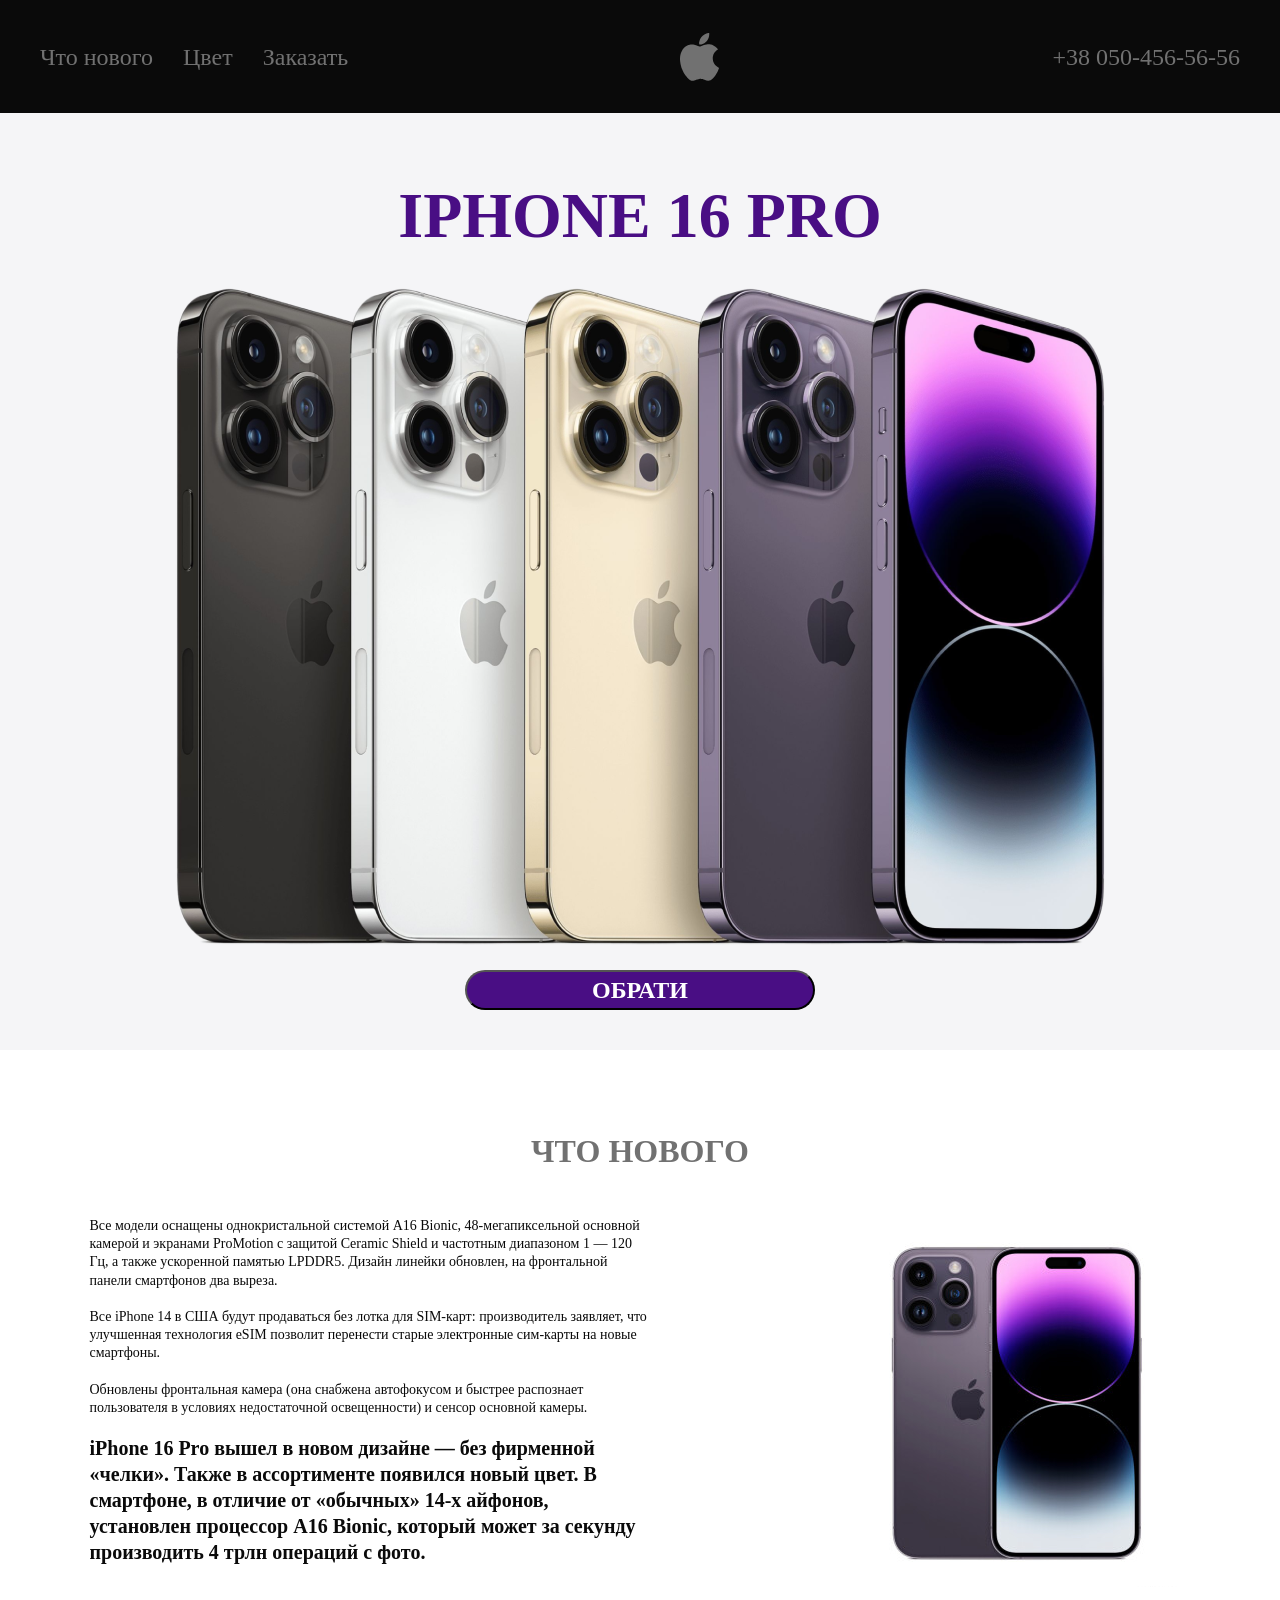
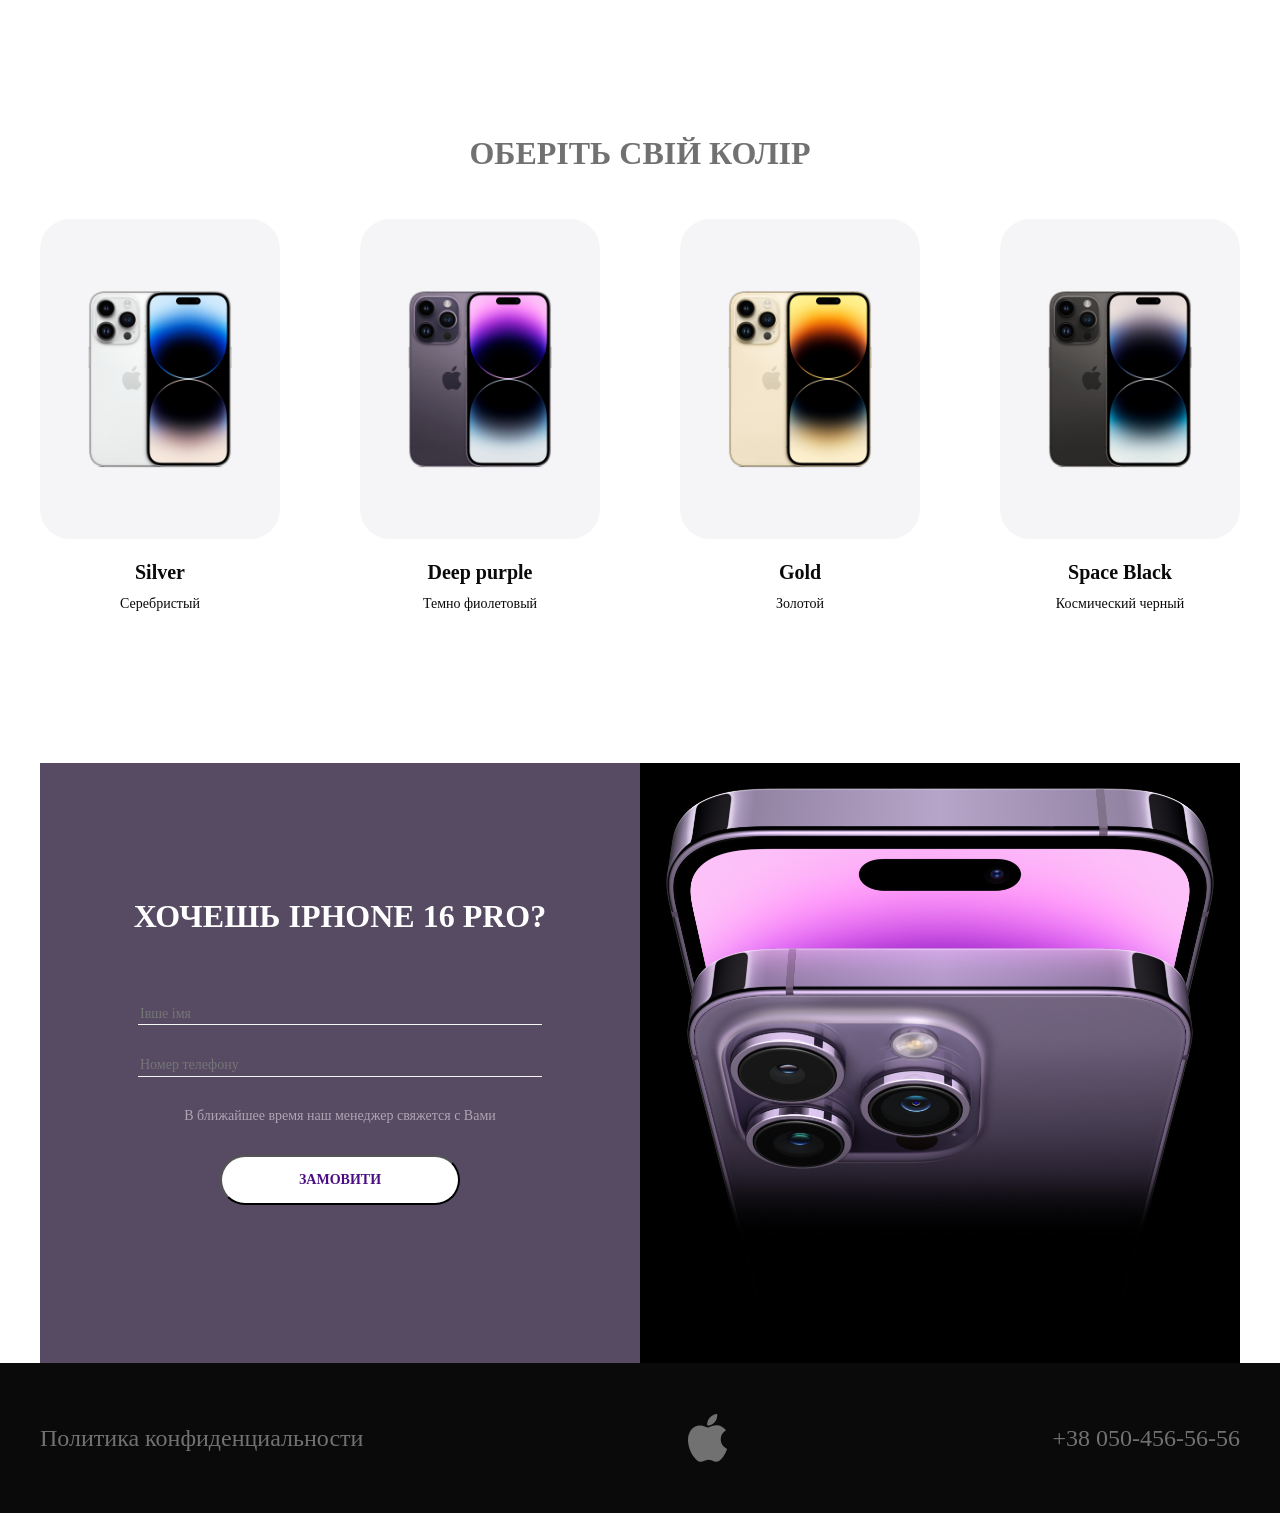
<file: index.html>
<!DOCTYPE html>
<html lang="en">

<head>
    <meta charset="UTF-8">
    <meta name="viewport" content="width=device-width, initial-scale=1.0">
    <title>Apple</title>
    <link rel="stylesheet" href="css/reset.css">
    <link rel="stylesheet" href="css/styleST.css">
    <link rel="stylesheet" href="css/media.css">
</head>

<body>

   
    <header>
        <div class="container">
            <nav class="nav">
                <ul>
                    <li><a href="#">Что нового</a></li>
                    <li><a href="#">Цвет</a></li>
                    <li><a href="#">Заказать</a></li>
                </ul>
                <img class="logo" src="img/Group.svg" alt="img">

                <a href="tel:+380504565656">+38 050-456-56-56</a>

            </nav>
        </div>
    </header>

  
    <section class="promo">
        <div class="container">
            <div class="promo-box">
                <h1>IPHONE 16 PRO</h1>
                <img src="img/iphone_14_pro_finish_unselect_gallery_1_202209_GEO_US_removebg.png" alt="main-photo">
                <button>ОБРАТИ</button>
            </div>

        </div>
    </section>

   
    <section class="sec-2">

        <div class="main-h2">
            <h2>ЧТО НОВОГО</h2>
        </div>

        <div class="container-2">

            <div class="container-2-1">

                <p>Все модели оснащены однокристальной системой A16 Bionic, 48-мегапиксельной основной камерой и
                    экранами
                    ProMotion с
                    защитой Ceramic Shield и частотным диапазоном 1 — 120 Гц, а также ускоренной памятью LPDDR5. Дизайн
                    линейки обновлен, на
                    фронтальной панели смартфонов два выреза.</p> <br>
                <p>Все iPhone 14 в США будут продаваться без лотка для SIM-карт: производитель заявляет, что улучшенная
                    технология eSIM
                    позволит перенести старые электронные сим-карты на новые смартфоны.</p> <br>
                <p>Обновлены фронтальная камера (она снабжена автофокусом и быстрее распознает пользователя в условиях
                    недостаточной
                    освещенности) и сенсор основной камеры.
                </p> <br>
                <p id="par">iPhone 16 Pro вышел в новом дизайне — без фирменной «челки». Также в ассортименте появился
                    новый
                    цвет. В смартфоне, в
                    отличие от «обычных» 14-х айфонов, установлен процессор A16 Bionic, который может за секунду
                    производить 4 трлн операций
                    с фото.</p>
            </div>

            <img class="img-2" src="img/Apple-iPhone-14-Pro-Max 1.svg" alt="iphone">

        </div>
    </section>

<section>
        <div id="main-h02" class="main-h2">
            <h2>ОБЕРІТЬ СВІЙ КОЛІР</h2>
        </div>

        <div class="prise">


            <div class="iphone-card">
                <img src="img/silver 1.svg" alt="iphone">
                <h5>Silver</h5>
                <p>Серебристый</p>

            </div>

            <div class="iphone-card">
                <img src="img/purple.svg" alt="iphone">
                <h5>Deep purple</h5>
                <p>Темно фиолетовый</p>

            </div>

            <div class="iphone-card">
                <img src="img/голд.svg" alt="iphone">
                <h5>Gold</h5>
                <p>Золотой</p>

            </div>

            <div class="iphone-card">
                <img id="iphons-list" src="img/black.svg" alt="iphone">
                <h5>Space Black</h5>
                <p>Космический черный</p>
            </div>
        </div>
    </section>



    <section>

        <div class="contakt-main">

            <div class="main-form">

                <div class="form">
                    <h4>ХОЧЕШЬ IPHONE 16 PRO?</h4>
                    <input type="text" name="username" placeholder="Івше імя">
                    <input id="inp-2" type="text" name="number" placeholder="Номер телефону">
                    <p>В ближайшее время наш менеджер свяжется с Вами</p>
                    <button>ЗАМОВИТИ</button>
                </div>

            </div>

            <img src="img/hero_endframe__cvklg0xk3w6e_large 1.svg" alt="iphone">

        </div>
    </section>

 <footer>
        <div class="footer-1">
            <a href="#">Политика конфиденциальности</a>
            <img src="img/Group.svg" alt="apple">
            <a href="tel:+38 050-456-56-56">+38 050-456-56-56</a>
        </div>
    </footer>


</body>

</html>
</file>
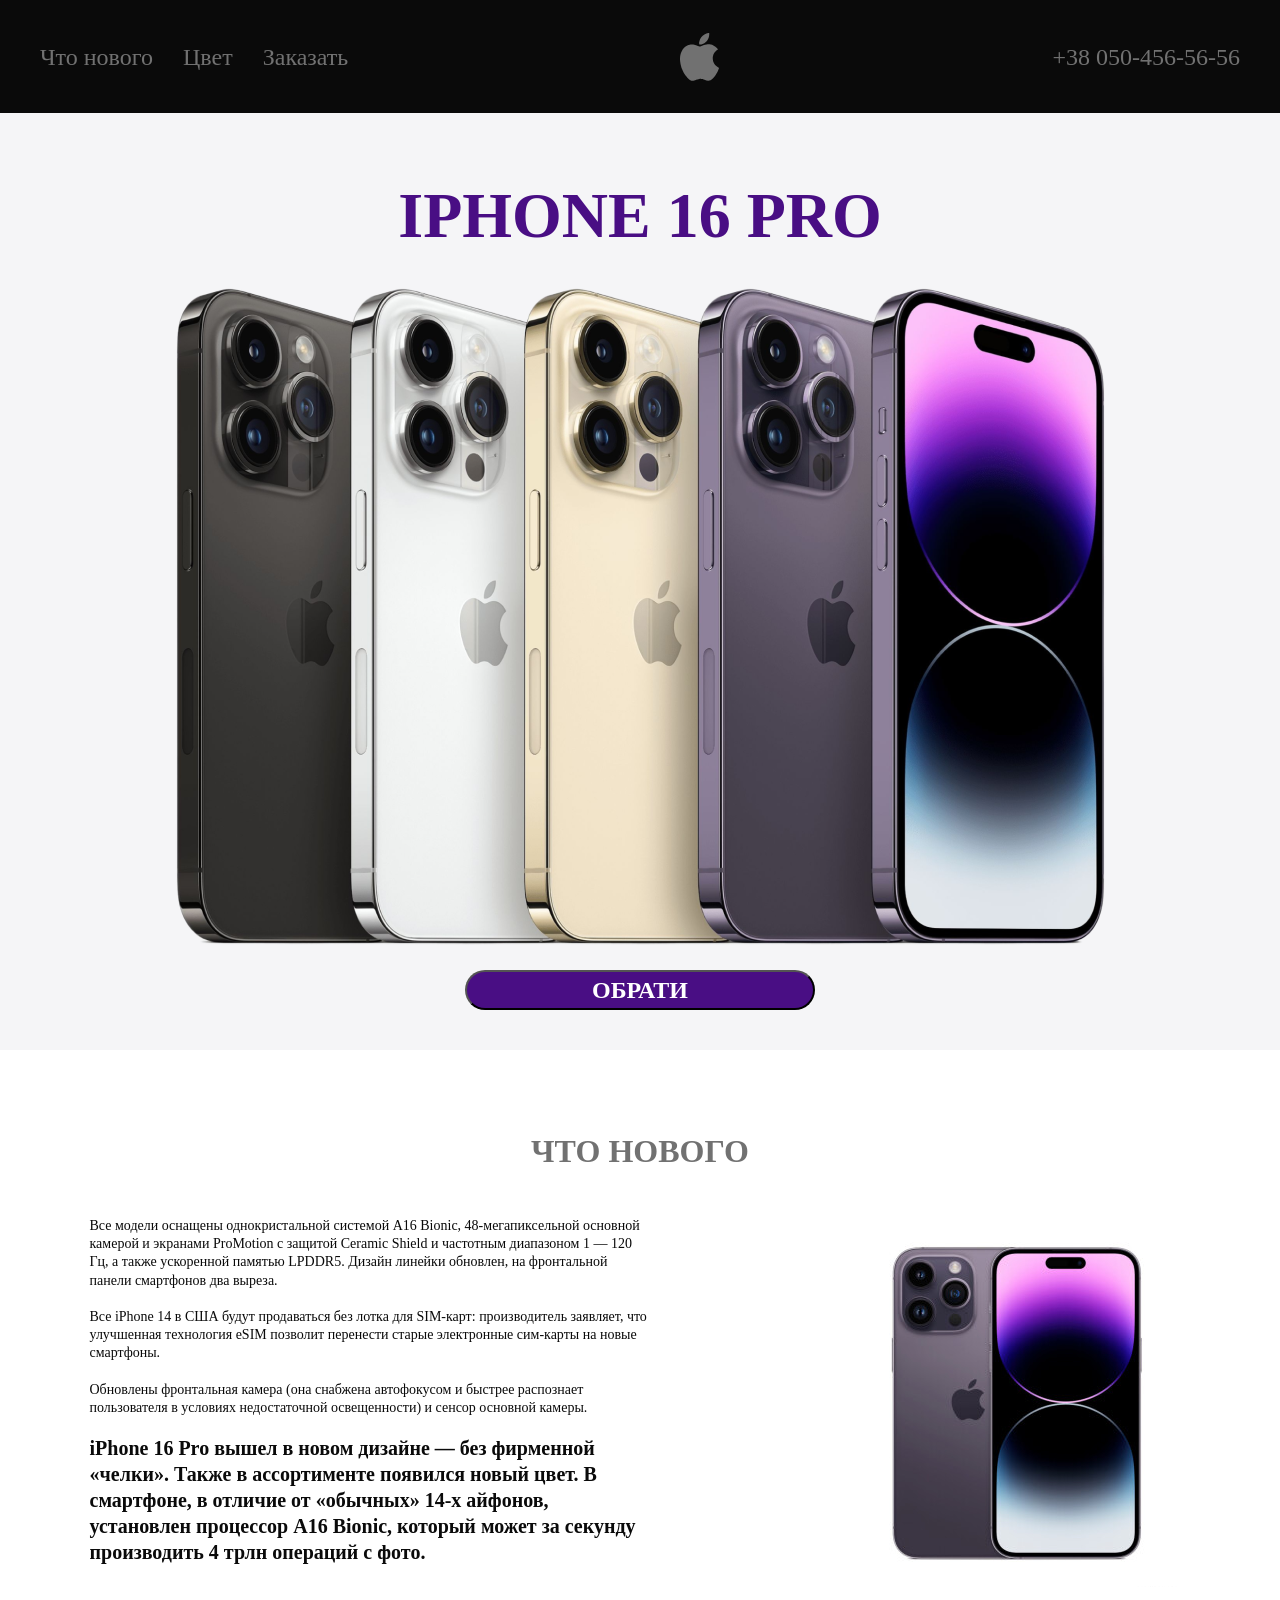
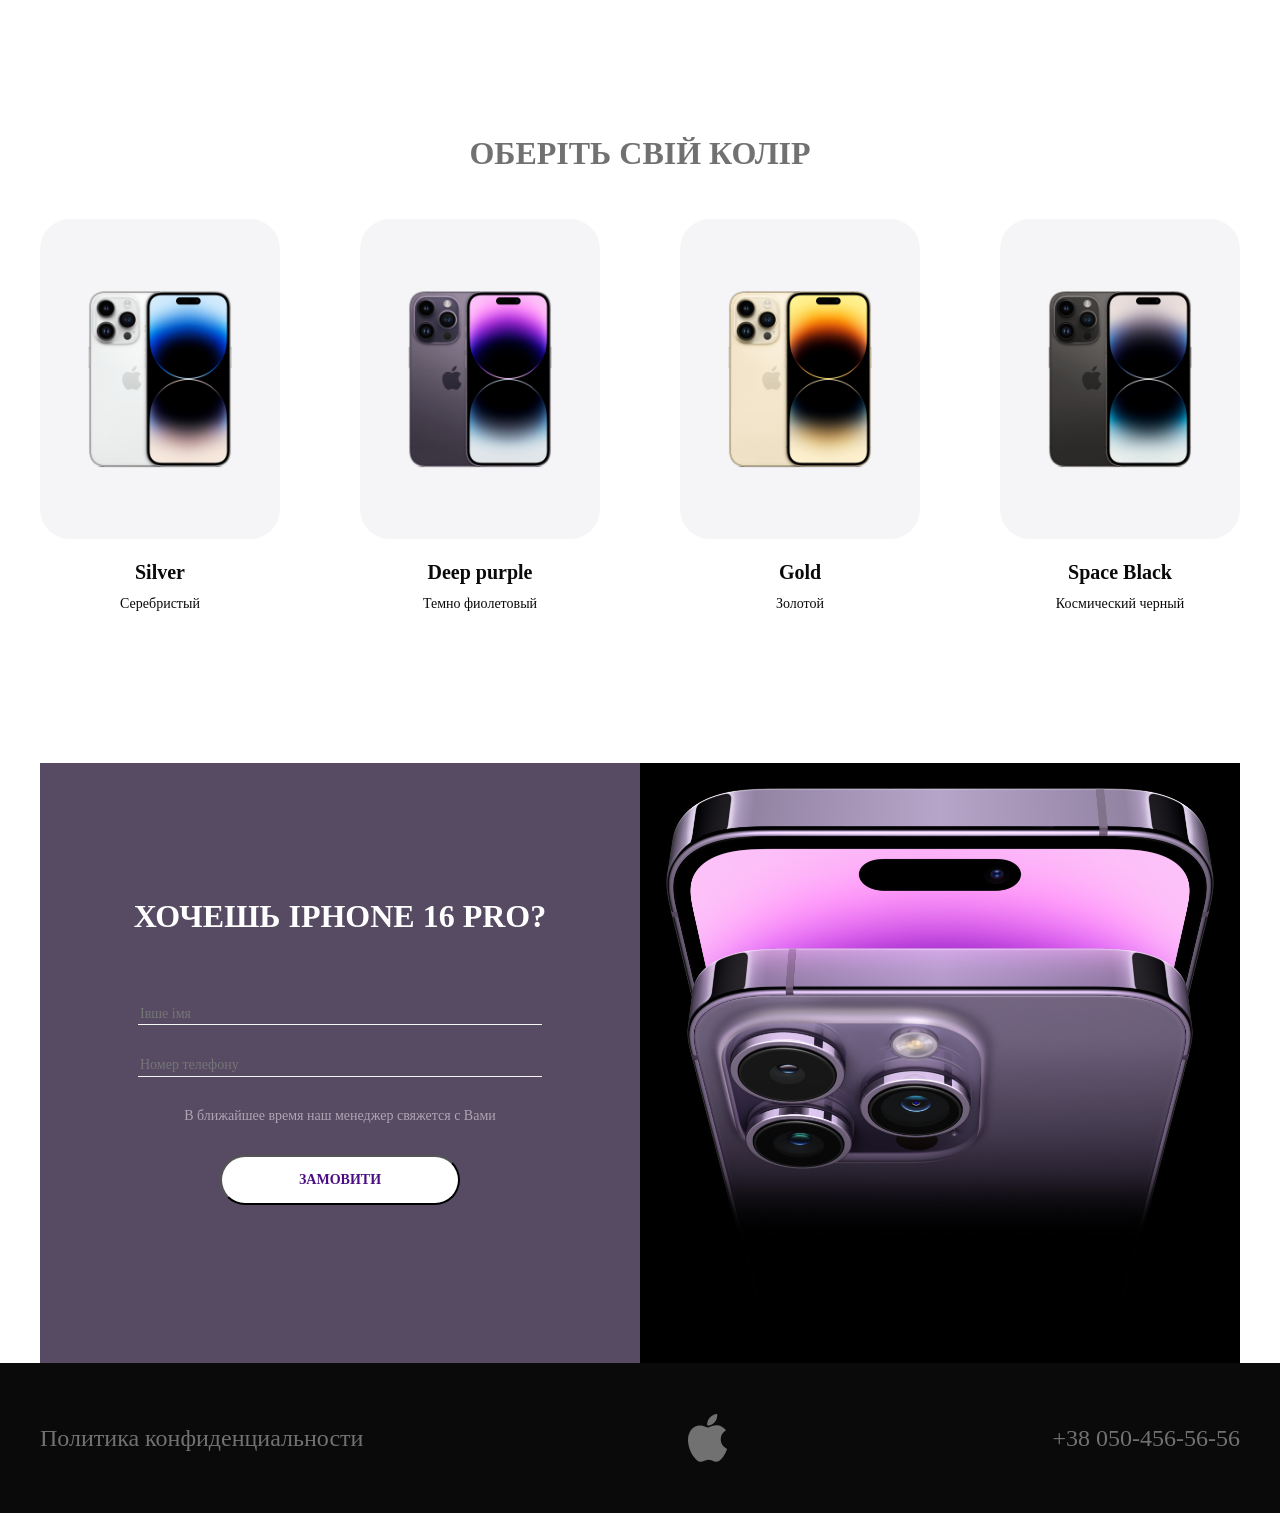
<file: index.st.html>
<!DOCTYPE html>
<html lang="en">

<head>
    <meta charset="UTF-8">
    <meta name="viewport" content="width=device-width, initial-scale=1.0">
    <title>Document</title>
    <link rel="stylesheet" href="css/reset.css">
    <link rel="stylesheet" href="css/styleST.css">
    <link rel="stylesheet" href="css/media.css">
</head>

<body>

   
    <header>
        <div class="container">
            <nav class="nav">
                <ul>
                    <li><a href="#">Что нового</a></li>
                    <li><a href="#">Цвет</a></li>
                    <li><a href="#">Заказать</a></li>
                </ul>
                <img class="logo" src="img/Group.svg" alt="img">

                <a href="tel:+380504565656">+38 050-456-56-56</a>

            </nav>
        </div>
    </header>

  
    <section class="promo">
        <div class="container">
            <div class="promo-box">
                <h1>IPHONE 16 PRO</h1>
                <img src="img/iphone_14_pro_finish_unselect_gallery_1_202209_GEO_US_removebg.png" alt="main-photo">
                <button>ОБРАТИ</button>
            </div>

        </div>
    </section>

   
    <section class="sec-2">

        <div class="main-h2">
            <h2>ЧТО НОВОГО</h2>
        </div>

        <div class="container-2">

            <div class="container-2-1">

                <p>Все модели оснащены однокристальной системой A16 Bionic, 48-мегапиксельной основной камерой и
                    экранами
                    ProMotion с
                    защитой Ceramic Shield и частотным диапазоном 1 — 120 Гц, а также ускоренной памятью LPDDR5. Дизайн
                    линейки обновлен, на
                    фронтальной панели смартфонов два выреза.</p> <br>
                <p>Все iPhone 14 в США будут продаваться без лотка для SIM-карт: производитель заявляет, что улучшенная
                    технология eSIM
                    позволит перенести старые электронные сим-карты на новые смартфоны.</p> <br>
                <p>Обновлены фронтальная камера (она снабжена автофокусом и быстрее распознает пользователя в условиях
                    недостаточной
                    освещенности) и сенсор основной камеры.
                </p> <br>
                <p id="par">iPhone 16 Pro вышел в новом дизайне — без фирменной «челки». Также в ассортименте появился
                    новый
                    цвет. В смартфоне, в
                    отличие от «обычных» 14-х айфонов, установлен процессор A16 Bionic, который может за секунду
                    производить 4 трлн операций
                    с фото.</p>
            </div>

            <img class="img-2" src="img/Apple-iPhone-14-Pro-Max 1.svg" alt="iphone">

        </div>
    </section>

<section>
        <div id="main-h02" class="main-h2">
            <h2>ОБЕРІТЬ СВІЙ КОЛІР</h2>
        </div>

        <div class="prise">


            <div class="iphone-card">
                <img src="img/silver 1.svg" alt="iphone">
                <h5>Silver</h5>
                <p>Серебристый</p>

            </div>

            <div class="iphone-card">
                <img src="img/purple.svg" alt="iphone">
                <h5>Deep purple</h5>
                <p>Темно фиолетовый</p>

            </div>

            <div class="iphone-card">
                <img src="img/голд.svg" alt="iphone">
                <h5>Gold</h5>
                <p>Золотой</p>

            </div>

            <div class="iphone-card">
                <img id="iphons-list" src="img/black.svg" alt="iphone">
                <h5>Space Black</h5>
                <p>Космический черный</p>
            </div>
        </div>
    </section>



    <section>

        <div class="contakt-main">

            <div class="main-form">

                <div class="form">
                    <h4>ХОЧЕШЬ IPHONE 16 PRO?</h4>
                    <input type="text" name="username" placeholder="Івше імя">
                    <input id="inp-2" type="text" name="number" placeholder="Номер телефону">
                    <p>В ближайшее время наш менеджер свяжется с Вами</p>
                    <button>ЗАМОВИТИ</button>
                </div>

            </div>

            <img src="img/hero_endframe__cvklg0xk3w6e_large 1.svg" alt="iphone">

        </div>
    </section>

 <footer>
        <div class="footer-1">
            <a href="#">Политика конфиденциальности</a>
            <img src="img/Group.svg" alt="apple">
            <a href="tel:+38 050-456-56-56">+38 050-456-56-56</a>
        </div>
    </footer>


</body>

</html>
</file>
<file: css/styleST.css>
/* Загальні значення */


/* Навігаційна панель */

header {
    background-color: #0a0a0a;
}

.container {
    max-width: 1200px;
    /* для адаптації */

    margin: 0 auto;
}

.nav {
    display: flex;
    justify-content: space-between;
    align-items: center;

    padding-top: 33px;
    padding-bottom: 32px;

}

.nav > ul {
    display: flex;
    gap: 30px;

}

.nav > ul > li > a {
    text-decoration: none;
    color: #717171;

    font-family: var(--third-family);
        font-weight: 400;
        font-size: 24px;
}

.nav > a {
    font-family: var(--third-family);
        font-weight: 400;
        font-size: 24px;
        color: #717171;

        text-decoration: none;
}

.nav > img {
    display: block;
    width: 40px;
    height: 48px;
}


/* Секція 1 */

.promo {
background-color: #F5F5F7;
}

.promo-box {
    display: flex;
    flex-direction: column;
    align-items: center;
    

    padding: 71px 0px 40px 0px;
}

.promo-box > img {
    max-width: 937px;
    max-height: 657px;

    margin-top: 40px;
}

.promo-box > h1 {
    font-family: var(--third-family);
        font-weight: 700;
        font-size: 64px;
        color: #490e84;

}

.promo-box > button {
    width: 350px;
    height: 40px;

    background-color: #490e84;
    border-radius: 30px;
    margin-top: 25px;

    font-family: var(--third-family);
        font-weight: 700;
        font-size: 24px;
        color: #fff;
}


/* Секція 2 */

.container-2 {
    display: flex;
    /* justify-content: space-between; */

    margin: 0px auto;
    max-width: 1101px;
    /* max-height: 533px; */
}

.container-2-1{
    font-family: var(--third-family);
        font-weight: 400;
        font-size: 14px;
        line-height: 130%;
        color: #0a0a0a;
}

#par {
font-family: var(--third-family);
    font-weight: 700;
    font-size: 20px;
    line-height: 130%;
    color: #0a0a0a;
}


.img-2 {
    display: block;
    margin-left: 190px;

    max-width: 350px;
}


/* Загальні значення 2-х для заголовків */
.main-h2 {
    display: block;
    text-align: center;
    margin: 85px 0px 50px 0px;


    font-family: var(--third-family);
        font-weight: 700;
        font-size: 32px;
        color: #717171;

}

#main-h02 {
    margin-top: 150px;
}

/* Секція 3 */

.prise {
    max-width: 1200px;
    display: flex;
    justify-content: space-between;
    margin: 0 auto;
}

.iphone-card {
    display: flex;
    flex-direction: column;
    align-items: center;
}

.img {
    max-width: 240px;

    /* display block обовязково має бути? */
    display: block;
}

.iphone-card h5 {
    font-family: var(--third-family);
    font-weight: 700;
    font-size: 20px;
    line-height: 130%;
    color: #0a0a0a;
    
    margin: 20px 0px 10px 0px;
}

.iphone-card p {
        font-family: var(--third-family);
        font-weight: 400;
        font-size: 14px;
        line-height: 130%;
        color: #0a0a0a;
}

/* Секція 4 */

.contakt-main {
    margin: 150px auto 0px;
    max-width: 1200px;

    display: flex;
}

.main-form {
    width: 600px;
    height: 600px;
    background-color: #574b63;

}

.form {
    display: flex;
    flex-direction: column;
    align-items: center;
}

.form h4 {
    font-family: var(--third-family);
        font-weight: 700;
        font-size: 32px;
        color: #fff;

        margin: 137px 0px 72px 0px;
}

.form input {
    

    width: 400px;
    border-style: none;
    border-bottom: 1px solid #f5f5f5;

    background-color: transparent;
    
    font-family: var(--third-family);
        font-weight: 400;
        font-size: 14px;
        line-height: 130%;
        color: #fff;
}

#inp-2 {
    margin-top: 30px;
}

.form p {
    font-family: var(--third-family);
        font-weight: 400;
        font-size: 14px;
        line-height: 130%;
        color: #fff;
        opacity: 0.5;

        margin-top: 30px;
}

.form button {
    border-radius: 30px;
    width: 240px;
    height: 50px;

    margin-top: 30px;

    background-color: #fff;
    color: #490e84;
    font-family: var(--third-family);
        font-weight: 700;
        font-size: 14px;
        line-height: 130%;
}

/* Секція 5 */

footer {
    background-color: #0a0a0a;
}

.footer-1 {
    margin: 0 auto;
    display: flex;
    justify-content: space-between;
    align-items: center;

    width: 1200px;
        height: 150px;
}

.footer-1 > a {
    text-decoration: none;
        color: #717171;
    
        font-family: var(--third-family);
        font-weight: 400;
        font-size: 24px;
}
</file>
<file: css/media.css>
@media (max-width: 1040px) {
  .nav {
    justify-content: space-around;
  }

  .container-2 {
    padding-left: 30px;
  }

  .prise {
    justify-content: space-around;
  }

  .contakt-main > img {
    max-width: 500px;
  }

  .main-form {
    padding: 0 20px;
    height: auto;
  }

  .form > h4 {
    font-size: 24px;
    margin: 137px 0px 40px 0px;
  }

  .footer-1 {
    max-width: 100%;
    justify-content: space-around;
  }
}

@media (max-width: 768px) {
  .nav > ul > li > a {
    font-size: 20px;
  }

  .nav > a {
    font-size: 20px;
  }

  .nav > img {
    max-width: 32px;
  }

  .nav > ul > li {
    font-size: 20px;
  }

  .promo-box > h1 {
    font-size: 44px;
  }

  .promo-box > img {
    max-width: 90%;
    height: auto;
  }

  .img-2 {
    margin-left: 50px;
  }

  .prise {
    display: flex;
    /* flex-direction: column; */
    flex-wrap: wrap;

    align-items: center;
    gap: 40px;
  }

  .iphone-card {
    max-width: 50%;
  }

  .contakt-main {
    flex-direction: column;
    max-width: 100%;
  }

  .main-form {
    width: 100%;
    padding: 100px 0px 50px;
  }

  .form > h4 {
    margin-top: 0px;
  }

  .contakt-main > img {
    max-width: 100%;
    height: auto;
    display: block;
  }

  .footer-1 > a {
    font-size: 20px;
  }

  .footer-1 > img {
    max-width: 32px;
  }
}

@media (max-width: 426px) {
  body {
    font-size: 16px;
  }

  .nav {
    flex-direction: column;
    gap: 10px;
  }
  .nav > ul > li > a {
    font-size: 18px;
  }

  .nav > .logo:nth-child(2) {
    order: -1;
  }

  .container-2 {
    flex-direction: column;
    padding: 0;
    margin: 0px 20px;
  }
  .img-2 {
    margin: 30px auto 0px;
  }

  .form {
    margin: 0px 20px;
  }

  .form > input {
    max-width: 100%;
  }

  .footer-1 {
    flex-direction: column;
    gap: 10px;
  }

  .footer-1 > img:nth-child(2) {
    order: -1;
  }

  .footer-1 > a {
    font-size: 18px;
  }
}

@media (max-width: 320px) {
  .container-2-1 > p:nth-of-type(4) {
    text-align: center;
  }
  .promo-box > button {
    max-width: 90%;
    font-size: 20px;
  }
  .promo-box > h1 {
    text-align: center;
    font-size: 38px;
  }
  .img-2 {
    max-width: 100%;
  }

  .form > h4 {
    text-align: center;
  }

  .footer-1 {
    gap: 0px;
  }
}
</file>
